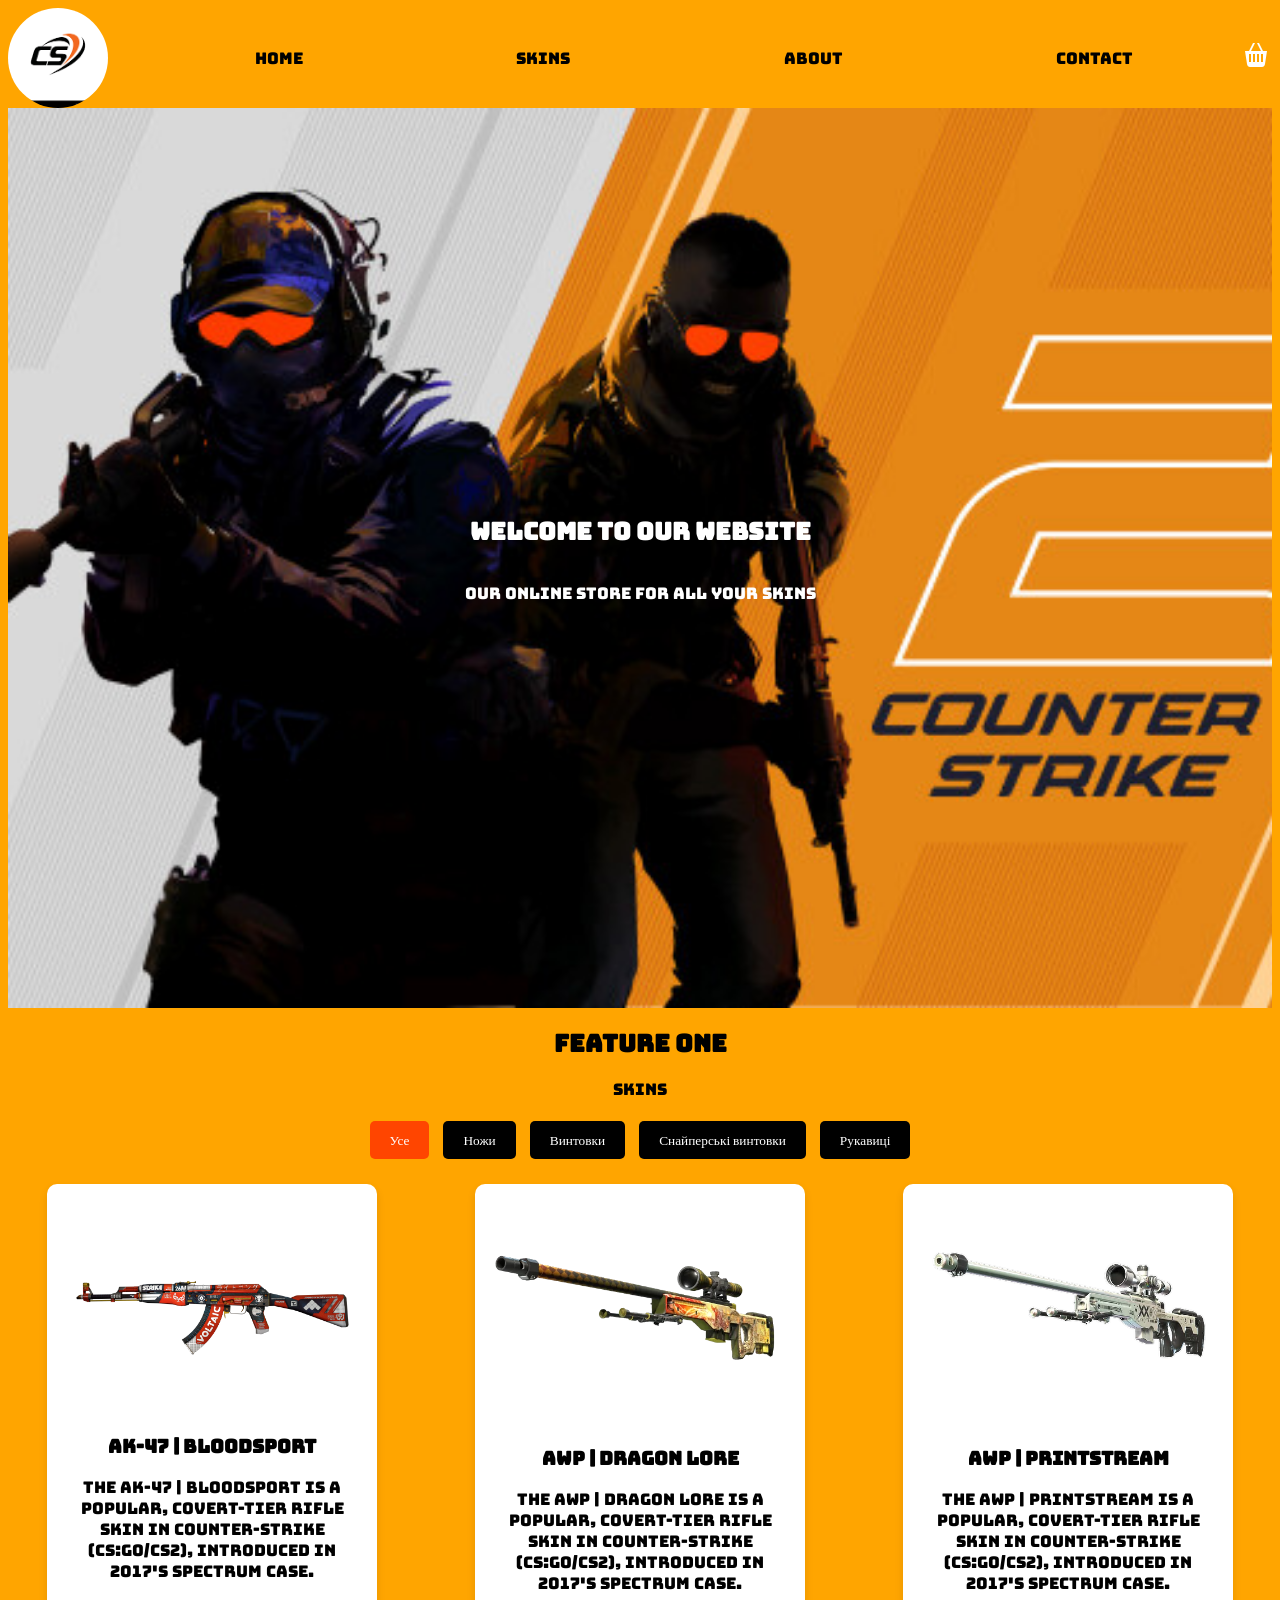
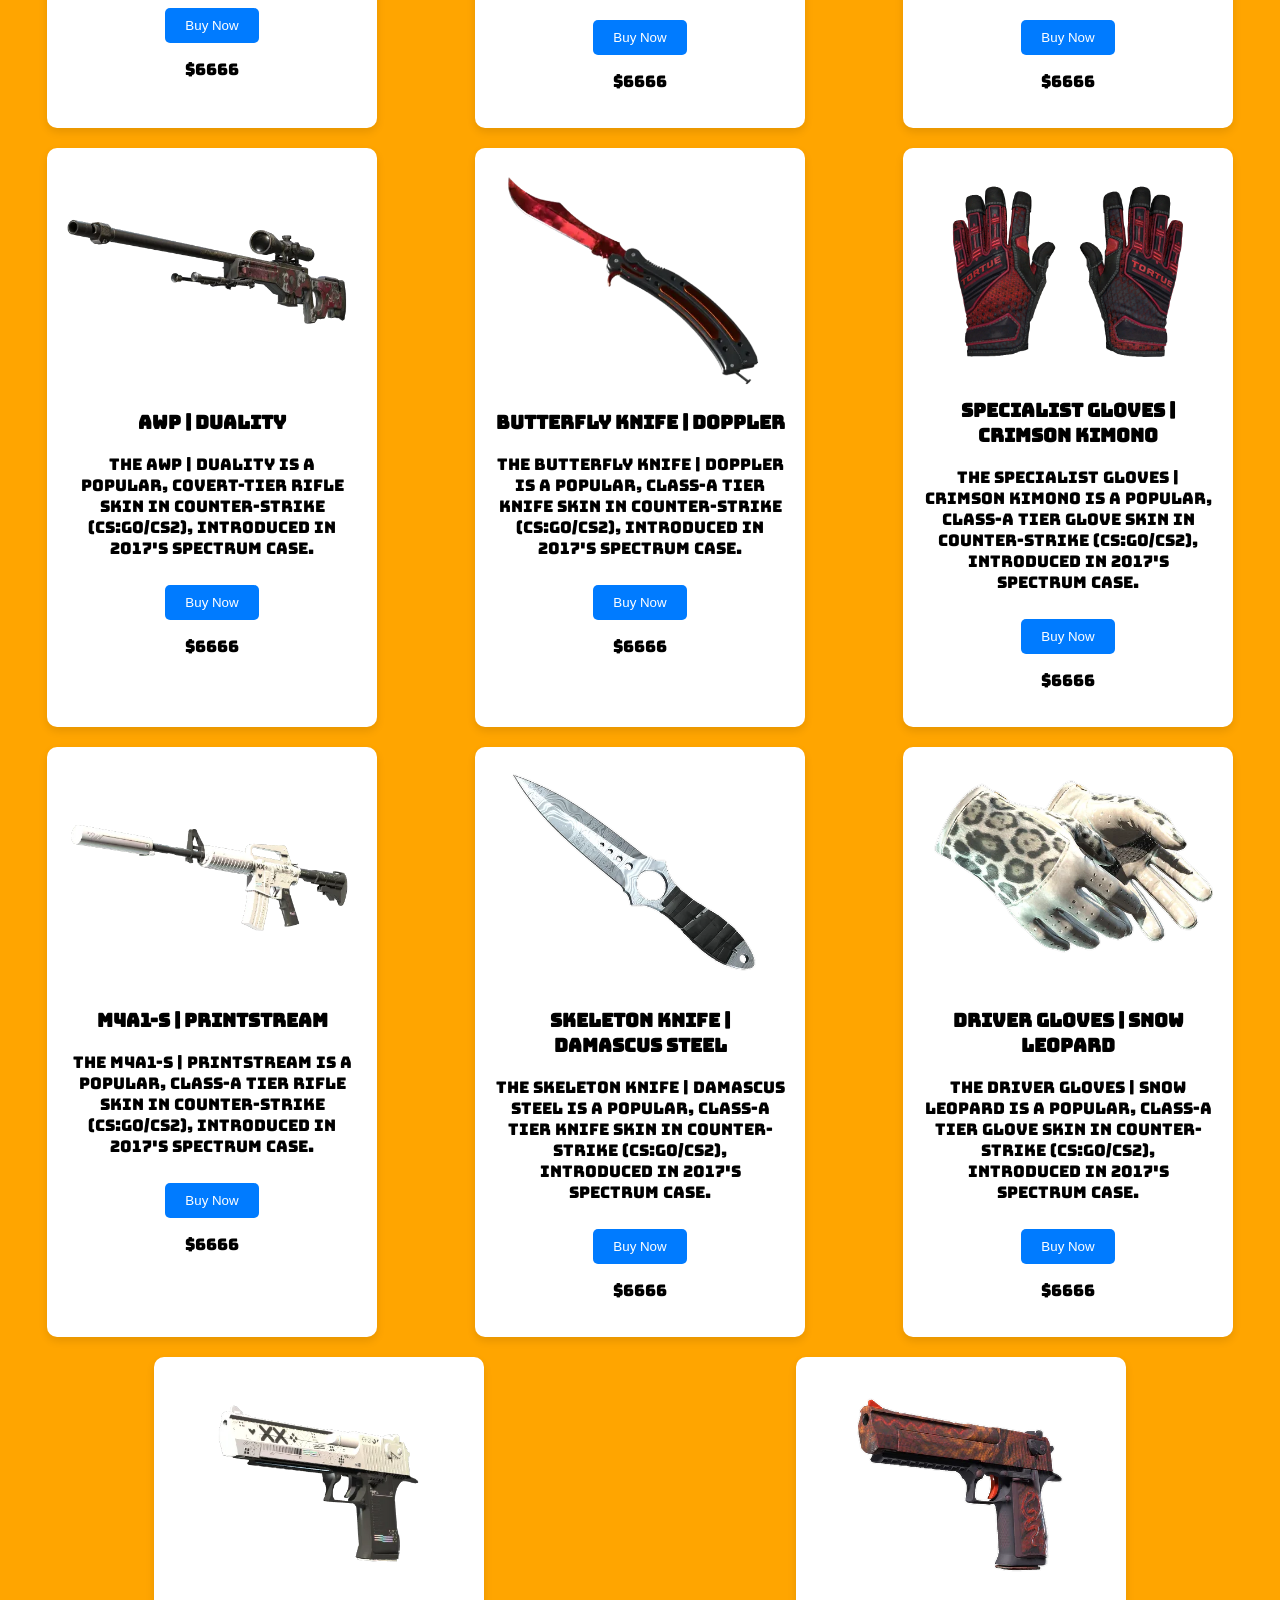
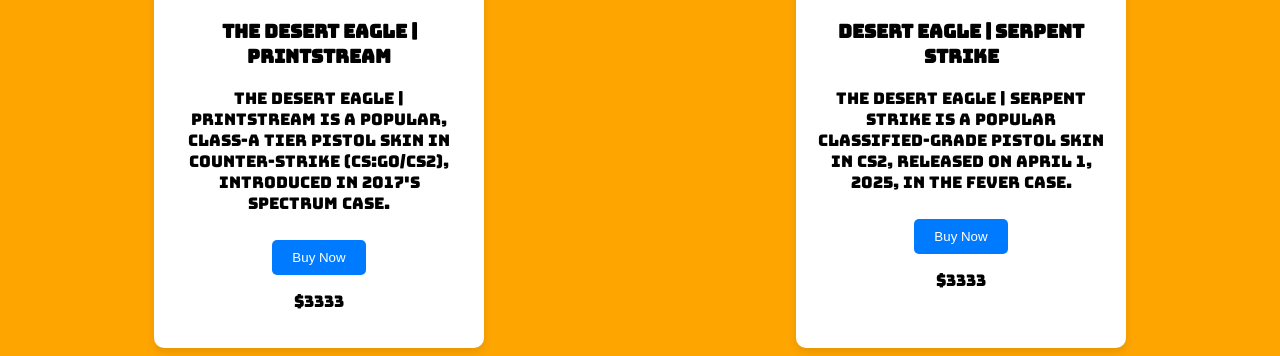
<file: index.html>
<!DOCTYPE html>
<html lang="en">
<head>
    <meta charset="UTF-8">
    <meta name="viewport" content="width=device-width, initial-scale=1.0">
    <title>Document</title>
    <link rel="stylesheet" href="style.css">
</head>
<body>
    <div class="loading-wrapper">
        <svg class="loading-spinner" version="1.1" id="Layer_1" xmlns="http://www.w3.org/2000/svg" xmlns:xlink="http://www.w3.org/1999/xlink" x="0px" y="0px"
  viewBox="0 0 100 100" enable-background="new 0 0 100 100" xml:space="preserve">
<rect fill="#fff" width="3" height="100" transform="translate(0) rotate(180 3 50)">
  <animate
      attributeName="height"
      attributeType="XML"
      dur="1s"
      values="30; 100; 30"
      repeatCount="indefinite"/>
</rect>
<rect x="17" fill="#fff" width="3" height="100" transform="translate(0) rotate(180 20 50)">
  <animate
      attributeName="height"
      attributeType="XML"
      dur="1s"
      values="30; 100; 30"
      repeatCount="indefinite"
      begin="0.1s"/>
</rect>
<rect x="40" fill="#fff" width="3" height="100" transform="translate(0) rotate(180 40 50)">
  <animate
      attributeName="height"
      attributeType="XML"
      dur="1s"
      values="30; 100; 30"
      repeatCount="indefinite"
      begin="0.3s"/>
</rect>
<rect x="60" fill="#fff" width="3" height="100" transform="translate(0) rotate(180 58 50)">
  <animate
      attributeName="height"
      attributeType="XML"
      dur="1s"
      values="30; 100; 30"
      repeatCount="indefinite"
      begin="0.5s"/>
</rect>
<rect x="80" fill="#fff" width="3" height="100" transform="translate(0) rotate(180 76 50)">
  <animate
      attributeName="height"
      attributeType="XML"
      dur="1s"
      values="30; 100; 30"
      repeatCount="indefinite"
      begin="0.1s"/>
</rect>
</svg>
    </div>
    <header>
        <img src="./img/cs.png" alt="Logo" class="logo">
        <nav>
            <ul>
                <li><a href="index.html">Home</a></li>
                <li><a href="#skins">Skins</a></li>
                <li><a href="about.html">About</a></li>
                <li><a href="contact.html">Contact</a></li>
            </ul>
        </nav>
        <div class="cart-icon" id="cart-icon">
        <svg xmlns="http://www.w3.org/2000/svg" width="32" height="32" viewBox="0 0 64 64" role="img" aria-label="Shopping basket">
          <title>Shopping basket</title>
          <path fill="white" fill-rule="evenodd" d="
            M10 22h44l-4 26c-0.5 4-3 6-6 6H20c-3 0-5.5-2-6-6l-4-26Z
            M18 28h4v16h-4z
            M26 28h4v16h-4z
            M34 28h4v16h-4z
            M42 28h4v16h-4z">
          </path>
          <path fill="white" d="M18 22L26 6h4l-8 16Z"></path>
          <path fill="white" d="M46 22L38 6h-4l8 16Z"></path>
        </svg>

      </div>
    </header>
    <main>
        <aside class="cart-modal">
            
             <span class="btn-close">X</span>
              <div class="cart-buttons">
                <button id="btn-clear" class="sell-btn">Очистити кошик</button>
                <button id="btn-buy" class="buy-btn">Оформити замовлення</button>
                
              </div>    
            </div>
            <h2>Ваші товари</h2>
            <ul class="cart-items"></ul>
            
            <p>Сумма: <span class="cart-total"></span></p>
            
        </aside>
        <section class="hero">
            <h1>Welcome to Our Website</h1>
            <p>Our online store for all your skins</p>
           
        </section>
        <section class="features">
            <div class="feature">
                <h2>Feature One</h2>
                <p id="skins">Skins</p>
            </div>
            <div class="filter-buttons">
                <button data-filter="all" class="filter-btn active">Усе</button>
                <button data-filter="knife" class="filter-btn">Ножи</button>
                <button data-filter="rifles" class="filter-btn">Винтовки</button>
                <button data-filter="sniper" class="filter-btn">Снайперські винтовки</button>
                <button data-filter="gloves" class="filter-btn">Рукавиці</button>
            </div>
            <div class="cards">
        

            </div>

            <script src="script.js"></script>
</body>
</html>
</file>
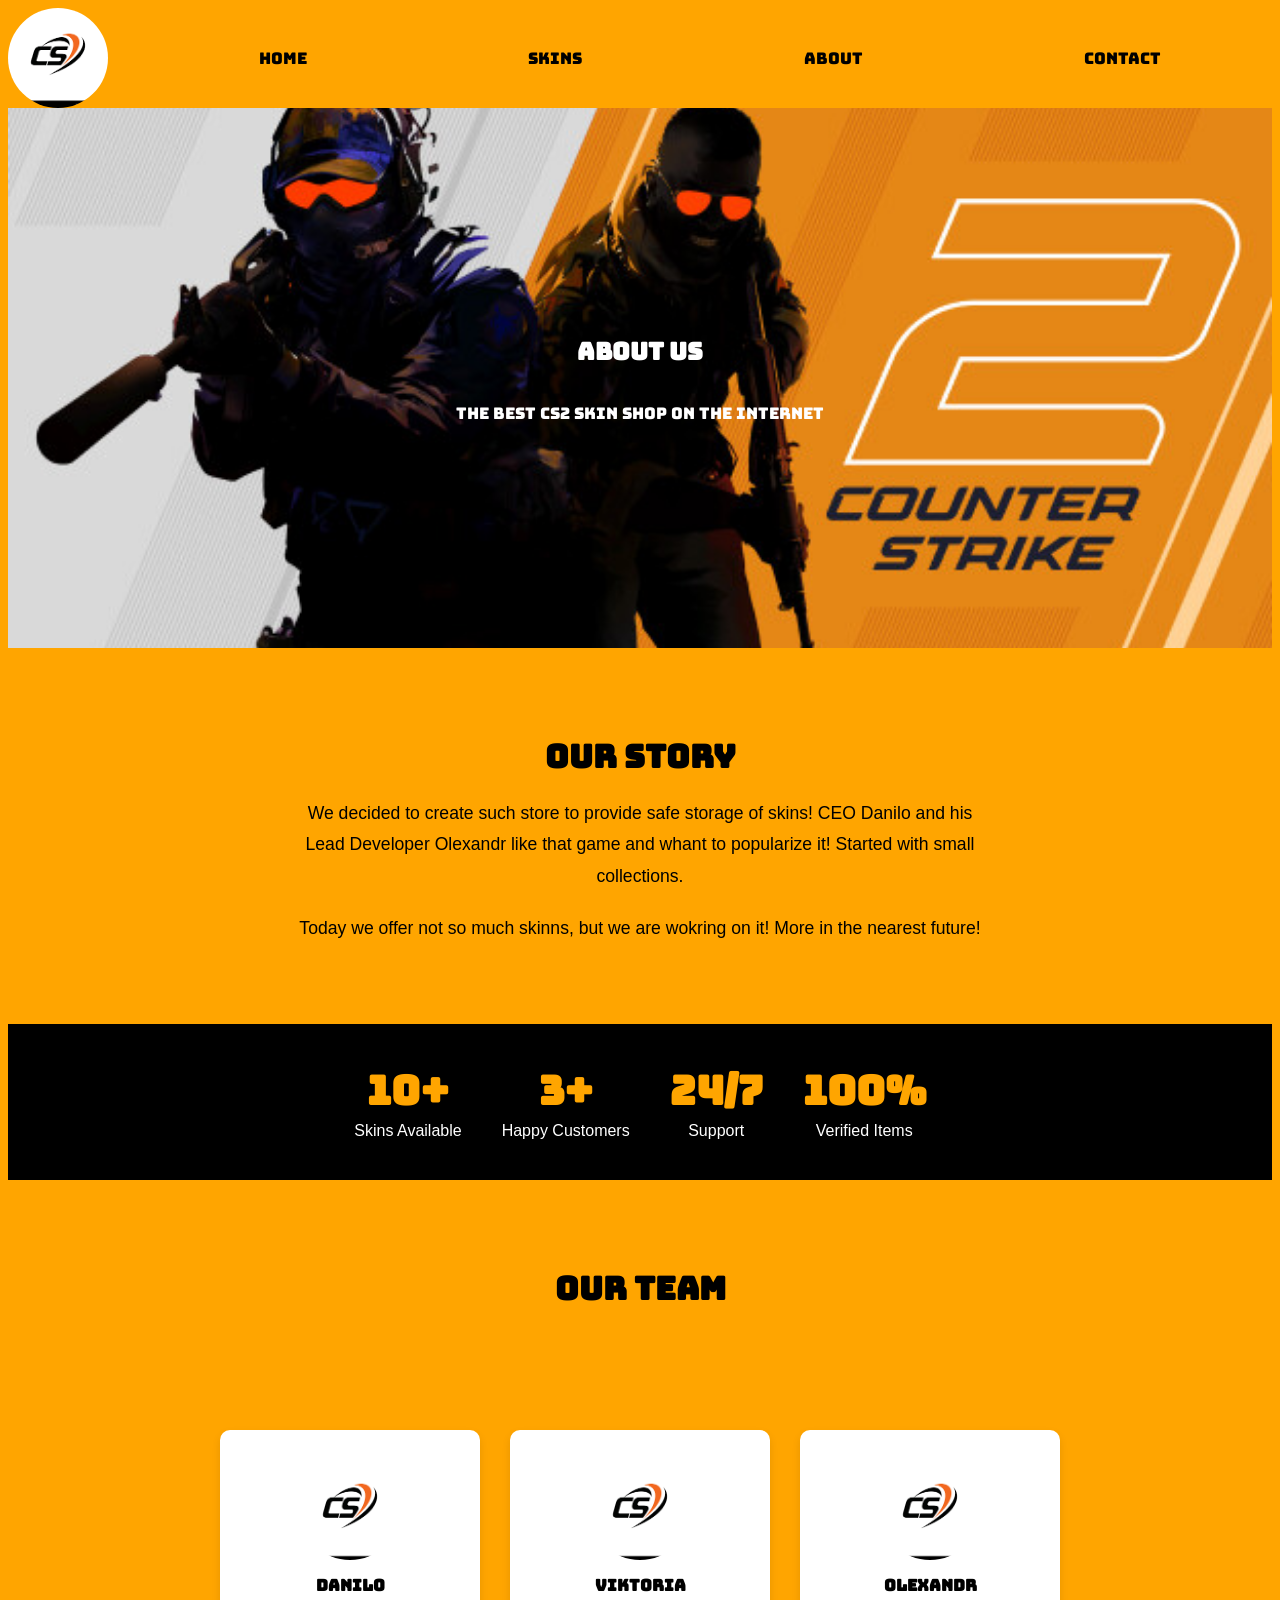
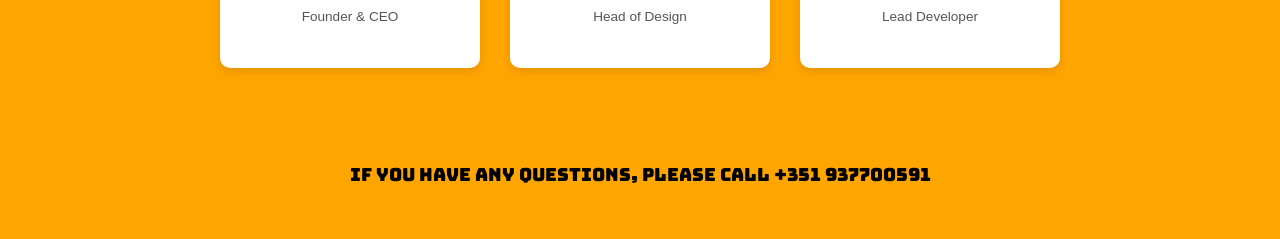
<file: about.html>
<!DOCTYPE html>
<html lang="en">
<head>
    <meta charset="UTF-8">
    <meta name="viewport" content="width=device-width, initial-scale=1.0">
    <title>About Us</title>
    <link rel="stylesheet" href="style.css">
    <link rel="stylesheet" href="about.css">
</head>
<body>
    <header>
        <img src="./img/cs.png" alt="Logo" class="logo">
        <nav>
            <ul>
                <li><a href="index.html">Home</a></li>
                <li><a href="index.html#skins">Skins</a></li>
                <li><a href="about.html">About</a></li>
                <li><a href="contact.html">Contact</a></li>
            </ul>
        </nav>
    </header>

    <main>
        <section class="about-hero">
            <h1>About Us</h1>
            <p>The best CS2 skin shop on the internet</p>
        </section>

        <section class="about-section">
            <h2>Our Story</h2>
            <p>
                We decided to create such store to provide safe storage of skins! CEO Danilo and his Lead Developer Olexandr like that game and whant  to popularize it! Started with small collections.
            </p>
            <p>
                Today we offer not so much skinns, but  we are wokring on it! More in the nearest future!
            </p>
        </section>

        <section class="stats">
            <div class="stat-item">
                <h3>10+</h3>
                <p>Skins Available</p>
            </div>
            <div class="stat-item">
                <h3>3+</h3>
                <p>Happy Customers</p>
            </div>
            <div class="stat-item">
                <h3>24/7</h3>
                <p>Support</p>
            </div>
            <div class="stat-item">
                <h3>100%</h3>
                <p>Verified Items</p>
            </div>
        </section>

        <section class="about-section">
            <h2>Our Team</h2>
        </section>

        <div class="team">
            <div class="team-card">
                <img src="./img/cs.png" alt="Team member">
                <h3>Danilo</h3>
                <p>Founder & CEO</p>
            </div>
            <div class="team-card">
                <img src="./img/cs.png" alt="Team member">
                <h3>Viktoria</h3>
                <p>Head of Design</p>
            </div>
            <div class="team-card">
                <img src="./img/cs.png" alt="Team member">
                <h3>Olexandr</h3>
                <p>Lead Developer</p>
            </div>
        </div>

        <p class="contact-info">if you have any questions, please call +351 937700591</p>
    </main>
</body>
</html>
</file>
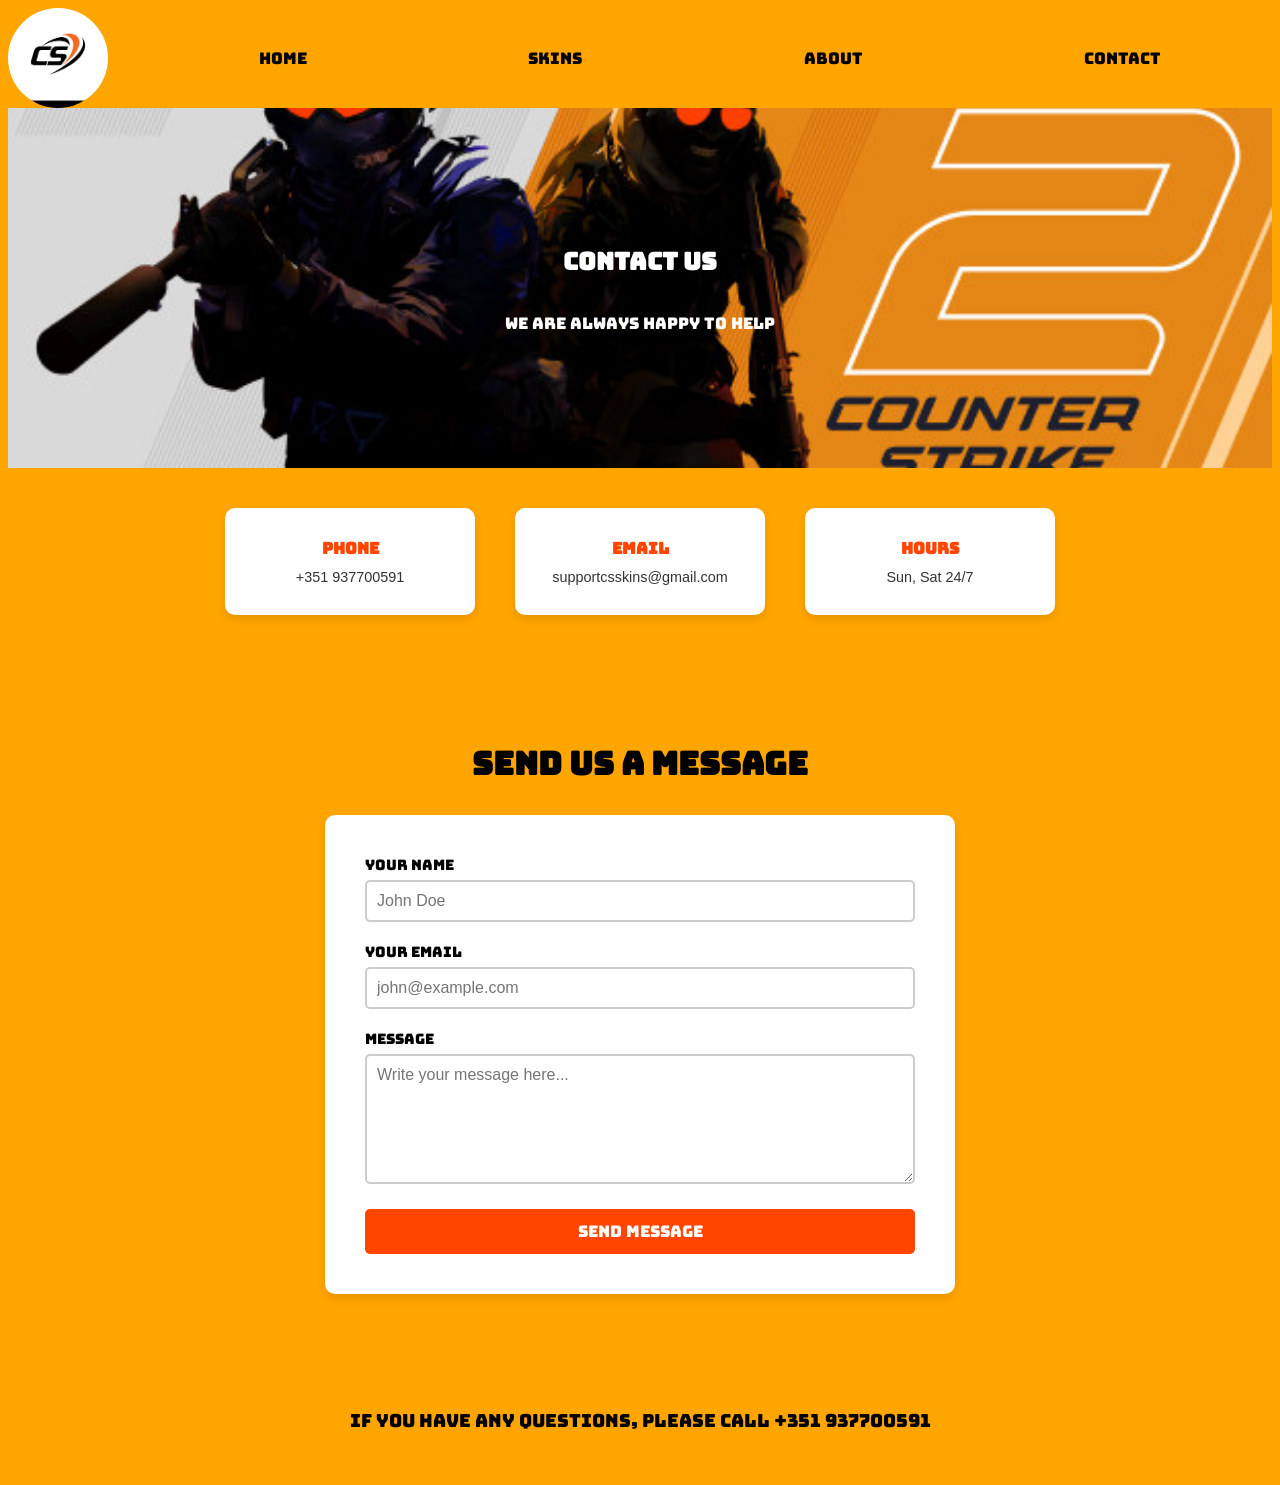
<file: contact.html>
<!DOCTYPE html>
<html lang="en">
<head>
    <meta charset="UTF-8">
    <meta name="viewport" content="width=device-width, initial-scale=1.0">
    <title>Contact</title>
    <link rel="stylesheet" href="style.css">
    <link rel="stylesheet" href="contact.css">
    <style>
        
    </style>
</head>
<body>
    <header>
        <img src="./img/cs.png" alt="Logo" class="logo">
        <nav>
            <ul>
                <li><a href="index.html">Home</a></li>
                <li><a href="index.html#skins">Skins</a></li>
                <li><a href="about.html">About</a></li>
                <li><a href="contact.html">Contact</a></li>
            </ul>
        </nav>
    </header>

    <main>
        <section class="contact-hero">
            <h1>Contact Us</h1>
            <p>We are always happy to help</p>
        </section>

        <div class="contact-details">
            <div class="contact-detail-card">
                <h3>Phone</h3>
                <p>+351 937700591</p>
            </div>
            <div class="contact-detail-card">
                <h3>Email</h3>
                <p>supportcsskins@gmail.com</p>
            </div>
            <div class="contact-detail-card">
                <h3>Hours</h3>
                <p>Sun, Sat 24/7</p>
            </div>
        </div>

        <section class="contact-section">
            <h2>Send Us a Message</h2>
            <form class="contact-form" onsubmit="handleSubmit(event)">
                <label for="name">Your Name</label>
                <input type="text" id="name" placeholder="John Doe" required>

                <label for="email">Your Email</label>
                <input type="email" id="email" placeholder="john@example.com" required>

                <label for="message">Message</label>
                <textarea id="message" placeholder="Write your message here..." required></textarea>

                <button type="submit">Send Message</button>
            </form>
        </section>

        <p class="contact-info">if you have any questions, please call +351 937700591</p>
    </main>

    <script>
        function handleSubmit(e) {
            e.preventDefault();
            alert("Дякуємо! Ваше повідомлення надіслано.");
            e.target.reset();
        }
    </script>
</body>
</html>
</file>
<file: style.css>
@import url('https://fonts.googleapis.com/css2?family=Bungee&display=swap');
.logo {
    width: 100px;
    height: 100px;
    border-radius: 50%;
}
header{
    display: flex;
    align-items: center;
}
nav ul {
    display: flex;
    list-style: none;
    justify-content: space-around;
    flex:1;
}
nav {
    flex:1;
}
ul li a {
    text-decoration: none;
    color: black;

}
body {
    font-family: 'Bungee', cursive;
    background-color: orange;
}
main{
    text-align: center;

}

.hero {
    background-image: url("img/cs2.jpg"); /* шлях до картинки */
    background-size: cover;        /* розтягує картинку на весь блок */
    background-position: center;   /* центрує картинку */
    background-repeat: no-repeat;  /* не повторює картинку */

    height: 100vh;
    color: white;  /* щоб текст був видимий */
    display: flex;
    justify-content: center;
    flex-direction: column;
}

.cards {
    display: flex;
    justify-content: space-around;
    margin-top: 20px;
    flex-wrap: wrap;
    gap: 20px;
}

.card {
    background-color: white;
    padding: 20px;
    border-radius: 10px;
    width: 23%;
    box-shadow: 0 4px 8px rgba(0,0,0,0.1);
    
}

.card img   {
    width: 100%;
    border-radius: 10px;
}

.contact-info {
    text-align: center;
    padding: 35px;
    margin-top: 20px;
    font-size: 18px;
    color: black;
}

.buy-button {
    background-color: #007BFF;
    color: white;
    border: none;
    padding: 10px 20px;
    border-radius: 5px;
    cursor: pointer;
    margin-top: 10px;
}

.filter-btn {
    background-color: #000000;
    color: white;
    border: none;
    padding: 10px 20px;
    border-radius: 5px;
    cursor: pointer;
    margin: 5px;
    font-family: 'Bungee', cursive;
}

.filter-btn.active{
    background-color: orangered;
}

.cart-modal {
    position: fixed;
    top: 0%;
    right: 0%;
    background-color: white;
    padding: 20px;
    border-radius: 10px;
    box-shadow: 0 4px 8px rgba(0,0,0,0.1);
    height: 100vh;
    display: none;
    &.active{
        display: block;
        z-index: 101;
    }
}

.buy-btn {
    background-color: #28a745;
    color: white;
    border: none;
    padding: 10px 20px;
    border-radius: 5px;
    cursor: pointer;
    margin-top: 10px;
}

.sell-btn {
    background-color: #dc3545;
    color: white;
    border: none;
    padding: 10px 20px;
    border-radius: 5px;
    cursor: pointer;
    margin-top: 10px;
}

.cart-items li {

    list-style  : none;
    margin-bottom: 10px;
}
header{
    position: sticky;
    top: 0;
    z-index: 100;
    background-color: orange;
}

.btn-close {
    background-color: transparent;
    color: black;
    border: none;
    font-size: 20px;
    cursor: pointer;
    text-align: left;
    display: block;
}
.loading-spinner{
    max-width: 360px;
    width: 100%;
    margin: 0 auto;
    display: block;
    margin-top: 200px;
}
.loading-wrapper{
    display: flex;
    justify-content: center;
    align-items: center;
    height: 100vh;
    width: 100%;
    position: fixed;
    top: 0;
    right: 0;
    bottom: 0;
    background: rgba(0,0,0,0.8);
    z-index: 999999;
    transition: 1s;
}


@media screen and (max-width: 960px) {
    .card{
        width: 100%;
    }
    ul li a {
        font-size: 14px;
        margin-left: 8px;
    }
}
</file>
<file: about.css>
.about-hero {
            background-image: url("img/cs2.jpg");
            background-size: cover;
            background-position: center;
            background-repeat: no-repeat;
            height: 60vh;
            color: white;
            display: flex;
            justify-content: center;
            flex-direction: column;
        }

        .about-section {
            padding: 60px 40px;
            text-align: center;
        }

        .about-section h2 {
            font-size: 2rem;
            margin-bottom: 20px;
        }

        .about-section p {
            font-size: 1.1rem;
            max-width: 700px;
            margin: 0 auto 20px auto;
            line-height: 1.8;
            font-family: Arial, sans-serif;
        }

        .team {
            display: flex;
            justify-content: center;
            gap: 30px;
            flex-wrap: wrap;
            padding: 40px 20px;
        }

        .team-card {
            background-color: white;
            padding: 30px 20px;
            border-radius: 10px;
            width: 220px;
            box-shadow: 0 4px 8px rgba(0,0,0,0.1);
        }

        .team-card img {
            width: 100px;
            height: 100px;
            border-radius: 50%;
            object-fit: cover;
            margin-bottom: 10px;
        }

        .team-card h3 {
            margin: 0 0 5px 0;
            font-size: 1rem;
        }

        .team-card p {
            font-size: 0.85rem;
            font-family: Arial, sans-serif;
            color: #555;
        }

        .stats {
            display: flex;
            justify-content: center;
            gap: 40px;
            flex-wrap: wrap;
            padding: 40px 20px;
            background-color: black;
            color: white;
        }

        .stat-item h3 {
            font-size: 2.5rem;
            color: orange;
            margin: 0;
        }

        .stat-item p {
            font-family: Arial, sans-serif;
            margin: 5px 0 0 0;
        }
</file>
<file: contact.css>
.contact-hero {
            background-image: url("img/cs2.jpg");
            background-size: cover;
            background-position: center;
            background-repeat: no-repeat;
            height: 40vh;
            color: white;
            display: flex;
            justify-content: center;
            flex-direction: column;
        }

        .contact-section {
            padding: 60px 20px;
            text-align: center;
        }

        .contact-section h2 {
            font-size: 2rem;
            margin-bottom: 30px;
        }

        .contact-form {
            background-color: white;
            max-width: 550px;
            margin: 0 auto;
            padding: 40px;
            border-radius: 10px;
            box-shadow: 0 4px 8px rgba(0,0,0,0.1);
            text-align: left;
        }

        .contact-form label {
            display: block;
            margin-bottom: 6px;
            font-size: 0.9rem;
        }

        .contact-form input,
        .contact-form textarea {
            width: 100%;
            padding: 10px;
            margin-bottom: 20px;
            border: 2px solid #ccc;
            border-radius: 5px;
            font-family: Arial, sans-serif;
            font-size: 1rem;
            box-sizing: border-box;
        }

        .contact-form input:focus,
        .contact-form textarea:focus {
            border-color: orange;
            outline: none;
        }

        .contact-form textarea {
            height: 130px;
            resize: vertical;
        }

        .contact-form button {
            background-color: orangered;
            color: white;
            border: none;
            padding: 12px 30px;
            border-radius: 5px;
            cursor: pointer;
            font-family: 'Bungee', cursive;
            font-size: 1rem;
            width: 100%;
        }

        .contact-form button:hover {
            background-color: darkorange;
        }

        .contact-details {
            display: flex;
            justify-content: center;
            gap: 40px;
            flex-wrap: wrap;
            padding: 40px 20px;
        }

        .contact-detail-card {
            background-color: white;
            padding: 30px 25px;
            border-radius: 10px;
            box-shadow: 0 4px 8px rgba(0,0,0,0.1);
            width: 200px;
            text-align: center;
        }

        .contact-detail-card h3 {
            margin: 0 0 10px 0;
            font-size: 1rem;
            color: orangered;
        }

        .contact-detail-card p {
            font-family: Arial, sans-serif;
            font-size: 0.9rem;
            color: #333;
            margin: 0;
        }
</file>
